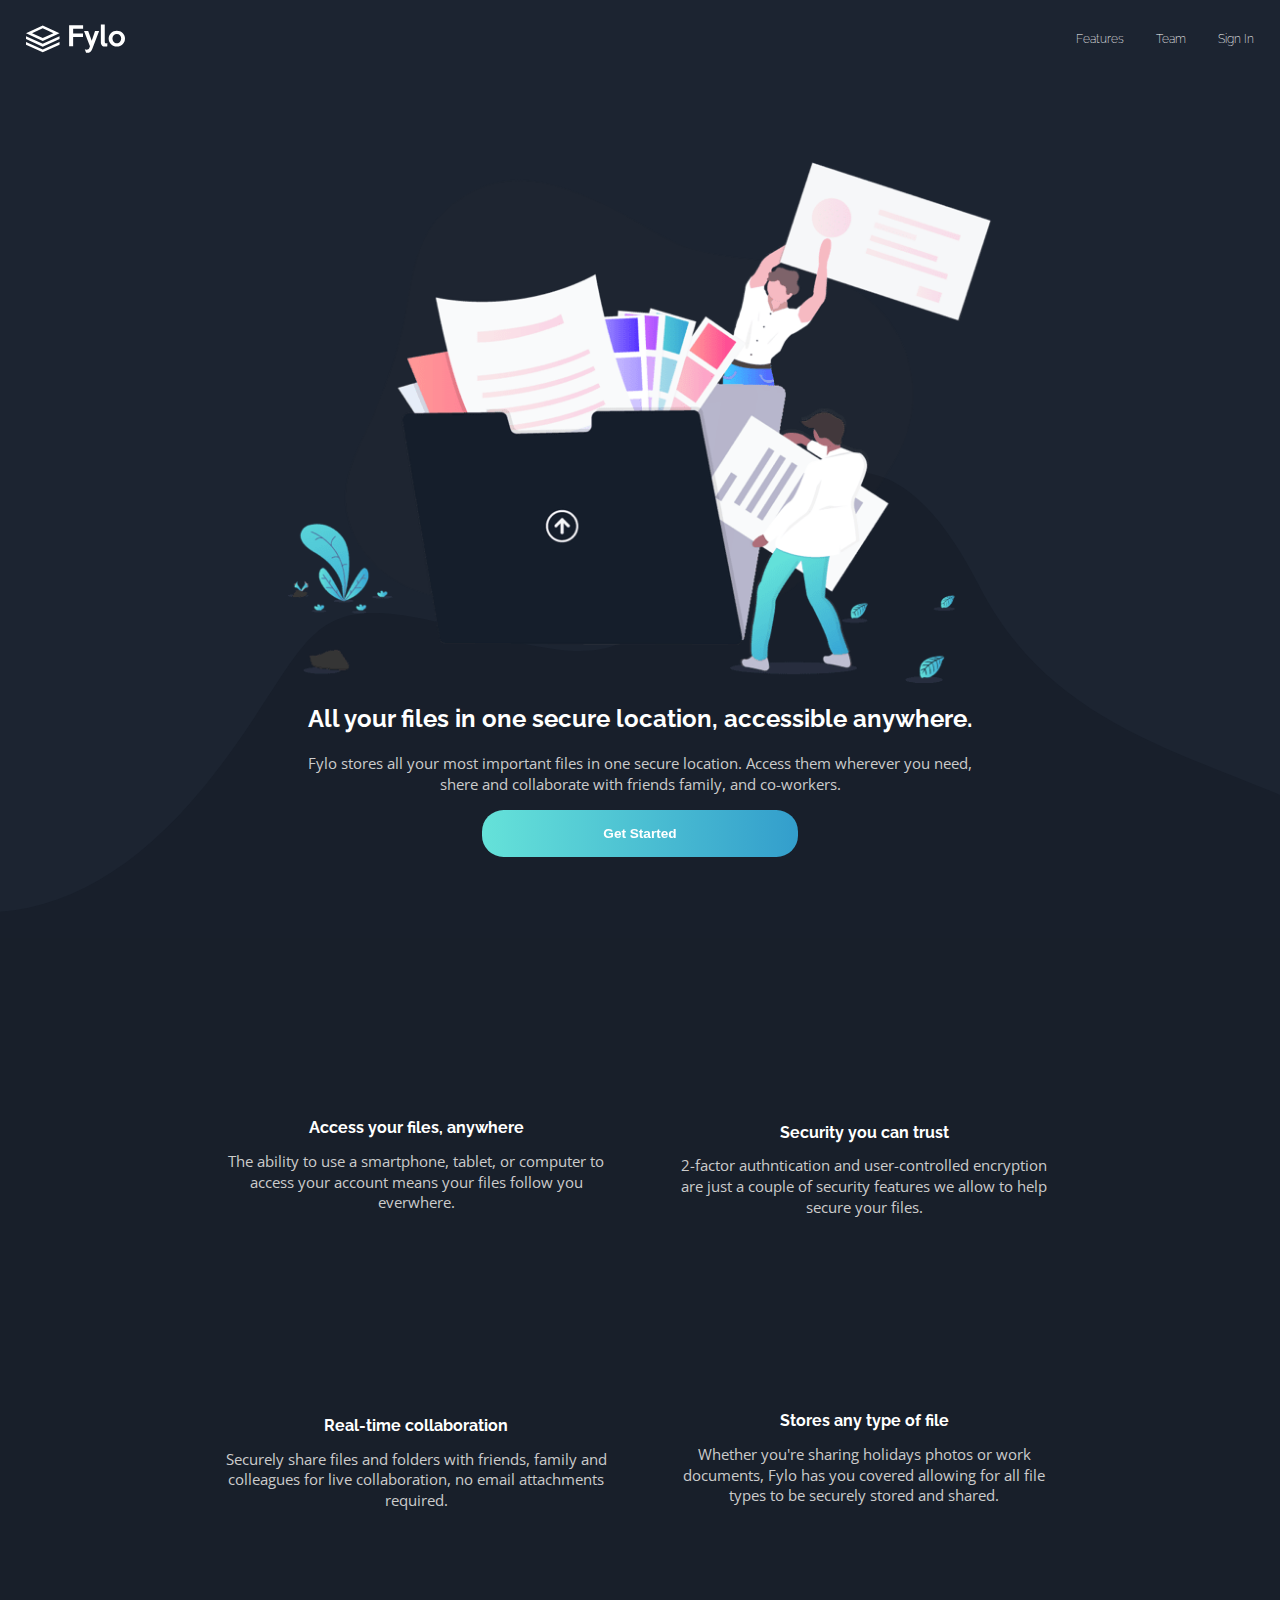
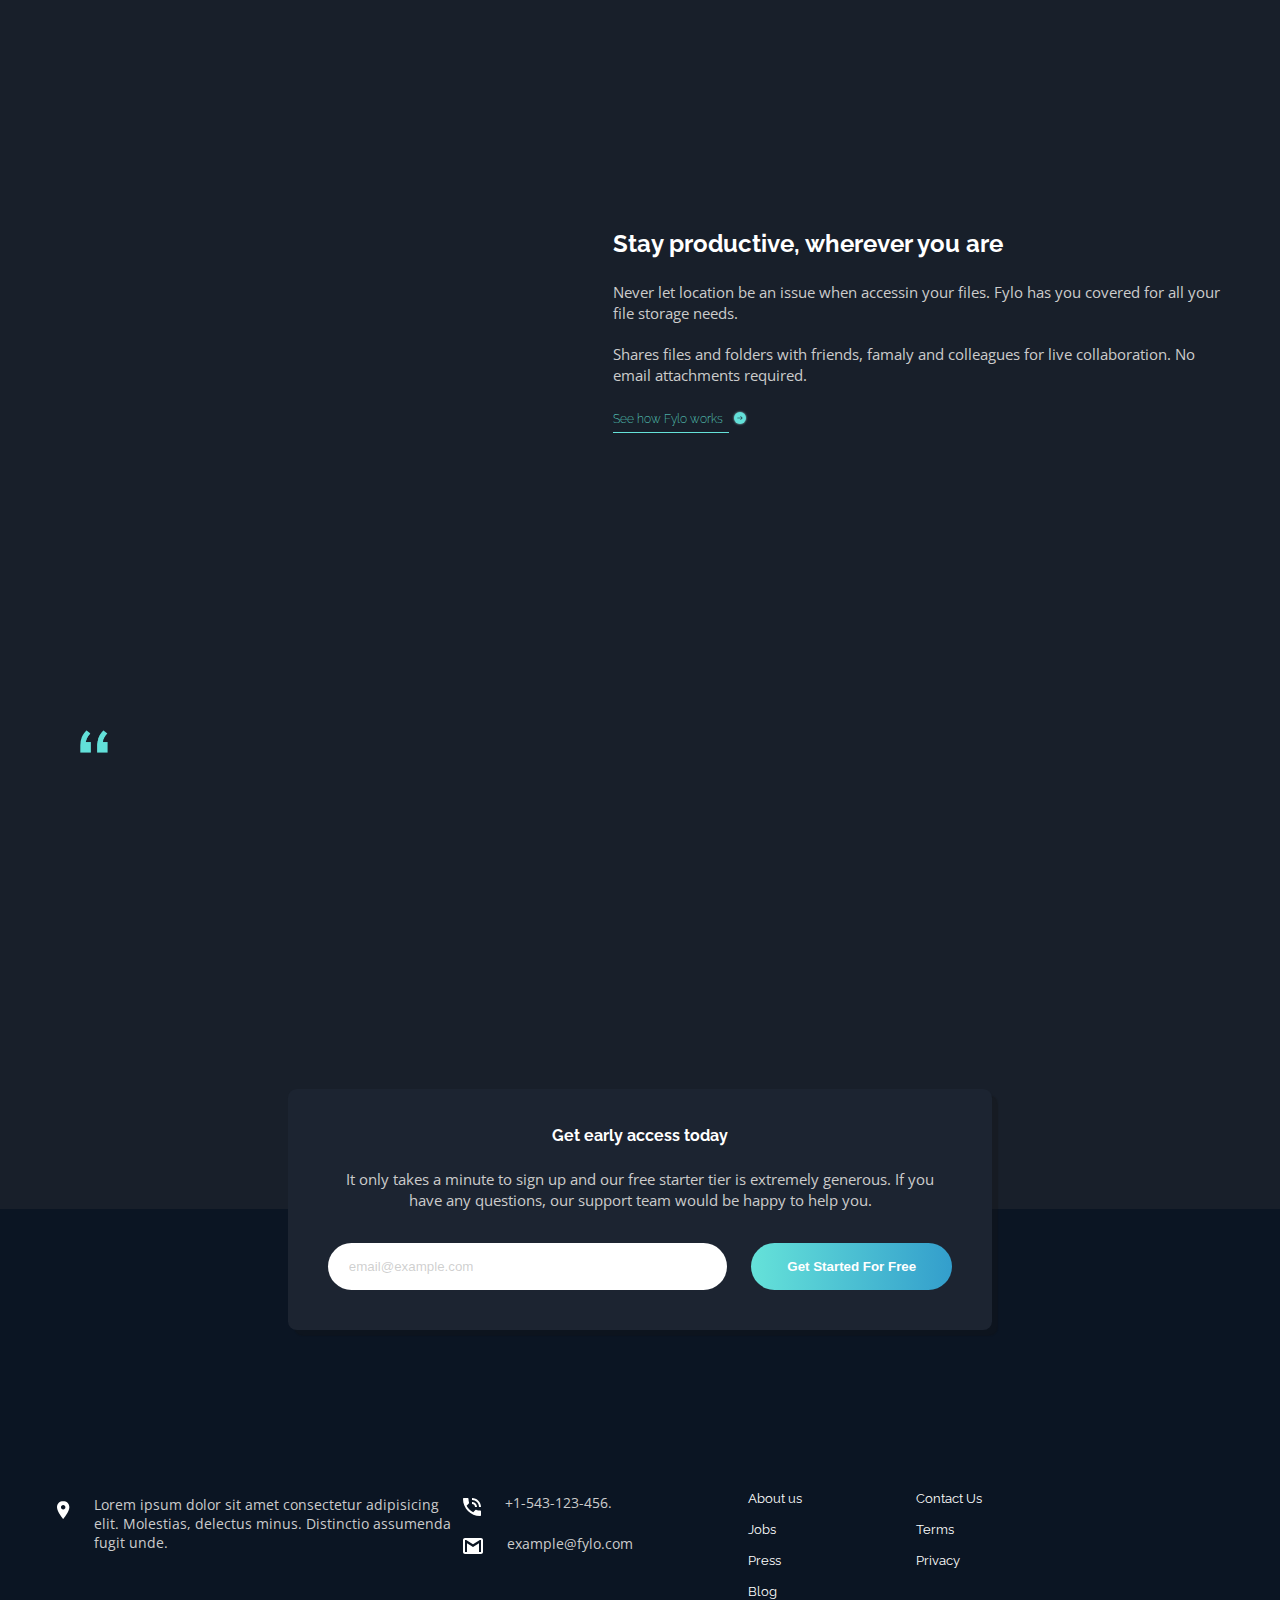
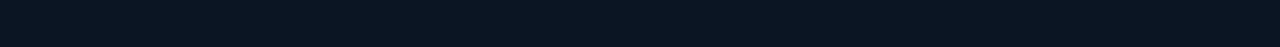
<file: index.html>
<!DOCTYPE html>
<html lang="en">
<head>
    <meta charset="UTF-8">
    <meta http-equiv="X-UA-Compatible" content="IE=edge">
    <meta name="viewport" content="width=device-width, initial-scale=1.0">
    <link href='https://unpkg.com/boxicons@2.1.4/css/boxicons.min.css' rel='stylesheet'>
    <!--<link rel="shortcut icon" href="images/logo.svg" type="image/x-icon">-->
    <title>Fylo</title>
    <link rel="stylesheet" href="style.css">
</head>
<body>
    <div class="main-hero">
        <header>
            <img class="hidden" src="images/logo.svg" alt="">
            <nav>
                <a href="#">Features</a>
                <a href="#">Team</a>
                <a href="#">Sign In</a>
            </nav>
        </header>
        
        <main>
            <div class="waves-container">
                <img src="images/bg-curvy-mobile.svg" class="waves-img" alt="">
            </div>
            <div class="what-is-fylo">
                    <div class="container">
                        <img src="images/illustration-intro.png" alt="">
                        <h1>All your files in one secure location, accessible anywhere.</h1>
                        <p>Fylo stores all your most important files in one secure location. Access them wherever you need, shere and collaborate with friends family, and co-workers.</p>
                        <button class="hidden">Get Started</button>
                    </div>
            </div>

            <div class="fylo-properties">
                <div class="card-properties">
                    <img class="img-1 hidden" src="images/icon-access-anywhere.svg" alt="">
                    <h2>Access your files, anywhere</h2>
                    <p>The ability to use a smartphone, tablet, or computer to access your account means your files follow you everwhere.</p>
                </div>

                <div class="card-properties">
                    <img class="img-2 hidden" src="images/icon-security.svg" alt="">
                    <h2>Security you can trust</h2>
                    <p>2-factor authntication and user-controlled encryption are just a couple of security features we allow to help secure your files.</p>
                </div>

                <div class="card-properties">
                    <img class="img-3 hidden" src="images/icon-collaboration.svg" alt="">
                    <h2>Real-time collaboration</h2>
                    <p>Securely share files and folders with friends, family and colleagues for live collaboration, no email attachments required.</p>
                </div>

                <div class="card-properties">
                    <img class="img-3 hidden" src="images/icon-any-file.svg" alt="">
                    <h2>Stores any type of file</h2>
                    <p>Whether you're sharing holidays photos or work documents, Fylo has you covered allowing for all file types to be securely stored and shared.</p>
                </div>
            </div>

            <div class="fylo-access">
                <img class="stay-productive-img hidden" src="images/illustration-stay-productive.png" alt="">
                <div class="access-data">
                    <h2>Stay productive, wherever you are</h2>
                    <p>Never let location be an issue when accessin your files. Fylo has you covered for all your file storage needs.<br><br>Shares files and folders with friends, famaly and colleagues for live collaboration. No email attachments required.</p>
                    <a href="#">See how Fylo works<img class="arrow-img" src="images/icon-arrow.svg" alt=""></a>
                </div>
            </div>

            <div class="fylo-comments">
                <img class="quotes-img" src="images/bg-quotes.png" alt="">
                <div class="cards-container hidden card">
                    <div class="card-comments first-card">
                        <p class="p-comments">Fylo has improved our team productivity by an order of magnitude. Since making the switch our team has become a well-oiled collaboration machine.</p>
                        <div class="person-who-commented">
                            <img src="images/profile-1.jpg" alt="">
                            <div class="name-and-charge">
                                <h3>Satish Patel</h3>
                                <p class="p-charge">Founder & CEO, Huddle</p>
                            </div>
                        </div>
                    </div>
    
                    <div class="card-comments hidden card">
                        <p class="p-comments">Fylo has improved our team productivity by an order of magnitude. Since making the switch our team has become a well-oiled collaboration machine.</p>
                        <div class="person-who-commented">
                            <img src="images/profile-2.jpg" alt="">
                            <div class="name-and-charge">
                                <h3>Bruce McKenzie</h3>
                                <p class="p-charge">Founder & CEO, Huddle</p>
                            </div>
                        </div>
                    </div>
    
                    <div class="card-comments hidden card">
                        <p class="p-comments">Fylo has improved our team productivity by an order of magnitude. Since making the switch our team has become a well-oiled collaboration machine.</p>
                        <div class="person-who-commented ">
                            <img src="images/profile-3.jpg" alt="">
                            <div class="name-and-charge">
                                <h3>Iva Boyd</h3>
                                <p class="p-charge">Founder & CEO, Huddle</p>
                            </div>
                        </div>
                    </div>
                </div>
            </div>

            <div class="signup-container">
                <form class="fylo-signup" id="form" action="#">
                    <h2>Get early access today</h2>
                    <p>It only takes a minute to sign up and our free starter tier is extremely generous. If you have any questions, our support team would be happy to help you.</p>
                    <div class="sigup-input-container">
                        <input id="email" type="text" placeholder="email@example.com" onkeyup="validate()">
                        <span id="text"></span>
                        <button id="get-started">Get Started For Free</button>
                    </div>
                </form>
            </div>
        </main>

        <footer>
            <img class="footer-img hidden" src="images/logo.svg" alt="">
            <div class="footer-container">
                <div class="fylo-data-contact">
                    <div class="fylo-location flex-data">
                        <img class="icon" src="images/icon-location.svg" alt="">
                        <p>Lorem ipsum dolor sit amet consectetur adipisicing elit. Molestias, delectus minus. Distinctio assumenda fugit unde.</p>
                    </div>
    
                    <div class="phone-email-container">
                        <div class="fylo-phone flex-data">
                            <img class="icon" src="images/icon-phone.svg" alt="">
                            <p>+1-543-123-456.</p>
                        </div>
        
                        <div class="fylo-email flex-data">
                            <img class="icon" src="images/icon-email.svg" alt="">
                            <p>example@fylo.com</p>
                        </div>
                    </div>
                </div>
    
                <div class="nav-us nav-footer">
                    <a href="#">About us</a>
                    <a href="#">Jobs</a>
                    <a href="#">Press</a>
                    <a href="#">Blog</a>
                </div>
    
                <div class="nav-contact nav-footer">
                    <a href="#">Contact Us</a>
                    <a href="#">Terms</a>
                    <a href="#">Privacy</a>
                </div>
    
                <div class="fylo-social">
                    <i class='bx bxl-facebook hidden social' ></i>
                    <i class='bx bxl-twitter hidden social'></i>
                    <i class='bx bxl-instagram hidden social' ></i>
                </div>
            </div>
        </footer>
    </div>

    <script>
        const observer = new IntersectionObserver((entries) =>{
            entries.forEach((entry) =>{
                if (entry.isIntersecting){
                    entry.target.classList.add('show');
                }
            })
        })

        const hiddenElements = document.querySelectorAll('.hidden');
        hiddenElements.forEach((el) => observer.observe(el));

        let email = document.getElementById('email');
        let getStarted = document.getElementById('get-started');

        getStarted.addEventListener('click', (evt)=>{
            evt.stopPropagation();
            email.value = "";
        })

        function validate(){
            let form = document.getElementById('form');
            let email = document.getElementById('email').value;
            let text = document.getElementById('text');
            let pattern = /^[^ ]+@[^ ]+\.[a-z]{2,3}$/;

            if(email.match(pattern)){
                form.classList.add('valid');
                form.classList.remove('invalid');
                text.innerHTML = "Your email address is valid";
                text.style.color = "#4caf50";
            }
            else{
                form.classList.remove('valid');
                form.classList.add('invalid');
                text.innerHTML = "Please enter a valid email address";
                text.style.color = "#f44336";
            }

            if(email == ""){
                form.classList.remove('valid');
                form.classList.remove('invalid');
                text.innerHTML = "";
            }
        }
    </script>
</body>
</html>
</file>
<file: style.css>
@import url('https://fonts.googleapis.com/css2?family=Open+Sans:wght@300;400;700&family=Raleway:wght@200;300;400;700&display=swap');

:root{
    /*PRIMARY*/

    --clr-singup-bg: hsl(217, 28%, 15%);
    --clr-main-bg: hsl(218, 28%, 13%);
    --clr-footer-bg: hsl(216, 53%, 9%);
    --clr-testimonials-bg: hsl(219, 30%, 18%);

    /*ACCENT*/
    --clr-cyan-gradient: hsl(176, 68%, 64%);
    --clr-blue-gradient: hsl(198, 60%, 50%);

    /*NEUTRAL*/
    --clr-white: hsl(0, 0%, 100%);

    /*FONT WEIGHTS*/
    --thin-weight: 200;
    --mid-weight: 400;
    --bold-weight: 700;

    /*FONTS*/
    --font-famaly-r: 'Raleway', sans-serif;
    --font-famaly-s: 'Open Sans', sans-serif;

    /*PADDINGS*/
    --padding-body: 1.5em 1.65em 2em 1.665em;
    --p-1: 1rem;
    --p-125: 1.25rem;
    --p-15: 1.5rem;
    --p-2: 2rem;
    --p-3: 3rem;
    --p-4: 4rem;
    --p-5: 5rem;

    /*FONT SIZES*/
    --font-h1: 1.5rem;
    --font-h2: 1rem;
    --font-h2-2: 1.5rem;
    --font-h3: .7rem;
    --font-p: .95rem;
    --font-p2: .7rem;
    --font-p3: .55rem;
    --font-p4: .85rem;
    --font-a: .75rem;
    --font-a2: .8rem;

    /*LINE HEIGHTS*/
    --line-height-1: 2.5rem;
    --line-height-p: 1.3rem;
    --line-height-p2: 1.5rem;

    /*MARGIN*/
    --m-8-5: .85rem;
    --m-1: 1rem;
    --m-125: 1.25rem;
    --m-15: 1.5rem;
    --m-2: 2rem;
    --m-25: 2.5rem;
    --m-3: 3rem;
    --m-5: 5rem;
    --m-6: 6rem;
    --m-8: 8rem;

    /*GAP*/
    --g-55: .55rem;
    --g-1: 1rem;
    --g-125: 1.125rem;
    --g-15: 1.5rem;
    --g-2: 2rem;
}

*, ::after, ::before{
    padding: 0;
    margin: 0;
    box-sizing: border-box;
}

html{
    scroll-behavior: smooth;
}

/* TITLE - General Set Up*/
/*ref: --padding-body: 2.5em 2.5em 2em 2.5em;*/
body{
    background-color: var(--clr-singup-bg);
    color: var(--clr-white);
    font-family: var(--font-famaly-r);
}

h1{
    font-size: var(--font-h1);
    line-height: var(--line-height-1);
    text-align: center;
}

h2{
    font-size: var(--font-h2);
}

a{
    text-decoration: none;
    color: var(--clr-white);
    font-size: var(--font-a);
    font-weight: var(--thin-weight);
}

p{
    font-size: var(--font-p);
    line-height: var(--line-height-p);
    font-weight: var(--mid-weight);
    text-align: center;
    font-family: var(--font-famaly-s);
    color: #ccc;
}

.hidden{
    opacity: 0;
    filter: blur(5px);
    transform: translateX(-100%);
    transition: all 1s ease;
}

.show{
    opacity: 1;
    filter: blur(0);
    transform: translateX(0);
}


/* TITLE - Header */

header{
    padding: 1.5rem 1.65rem;
    display: flex;
    justify-content: space-between;
}

header nav{
    display: flex;
    align-items: center;
    gap: 2rem;
}

header nav a:hover,
header nav a:active{
    font-weight: var(--bold-weight);
}

header img{
    width: clamp(18%, 13%, 12%);
}


/* TITLE - Main - What Is Fylo */
main{
    position: relative;
}

main::after{
    content: "";
    position: absolute;
    width: 100%;
    height: 90%;
    top: 20%;
    background-color: var(--clr-main-bg);
    z-index: -10;
}

main .waves-container{
    width: 100%;
    position: absolute;
    top: 5.5%;
    z-index: -1;
}

main .waves-container::before{
    content: "";
    position: absolute;
    top: 96%;
    left: 0;
    width: 100%;
    height: 500px;
    background-color: var(--clr-main-bg);
}

main .waves-img{
    width: 100%;
}

.what-is-fylo{
    margin-top: var(--m-3);
    gap: var(--g-125);
    position: relative;
}

.what-is-fylo .container{
    text-align: center;
    display: flex;
    flex-direction: column;
    align-items: center;
    justify-content: center;
    padding: 1.5rem 2rem;
}


.what-is-fylo .container img{
    max-width: 100%;
    text-align: center;
    margin-bottom: var(--m-1);
}


.what-is-fylo .container h1{
    margin-bottom: var(--m-8-5);
}


.what-is-fylo .container button{
    color: var(--clr-white);
    font-weight: var(--bold-weight);
    background: linear-gradient(90deg, 	#65e2d9, #339ecc);
    font-size: .85em;
    padding: 1rem 5rem;
    border-radius: 1.35rem;
    border: none;
    margin-top: var(--m-1);
    white-space: nowrap;
}

.what-is-fylo .container button:hover{
    background: var(--clr-cyan-gradient);
}

/* TITLE - Fylo Properties */

.fylo-properties{
    margin-top: var(--m-6);
}

.fylo-properties .card-properties{
    text-align: center;
    margin-bottom: var(--m-2);
    padding: var(--p-2);
}

.fylo-properties .card-properties img{
    max-width: 18%;
    margin-bottom: var(--m-2);
}

.fylo-properties .card-properties .img-1{
    max-width: 19%;
}

.fylo-properties .card-properties .img-2{
    max-width: 16%;
}

.fylo-properties .card-properties .img-3{
    max-width: 21%;
}

.fylo-properties .card-properties h2{
    margin-bottom: var(--m-8-5);
}

/* TITLE - Fylo Access */

.fylo-access{
    text-align: center;
    margin-top: var(--m-6);
    padding: var(--p-2);
}

.fylo-access .stay-productive-img{
    text-align: center;
    width: 100%;
    margin-bottom: var(--m-3);
}

.fylo-access p,
.fylo-access h2{
    margin-bottom: var(--m-15);
}

.fylo-access p,
.fylo-access h2,
.fylo-access a{
    text-align: start;
}

.fylo-access a{
    display: flex;
    align-items: center;
    gap: var(--g-55);
    color: var(--clr-cyan-gradient);
    position: relative;
}

.fylo-access a::before{
    content: "";
    position: absolute;
    height: 1px;
    min-width: 7.275rem;
    background-color: var(--clr-cyan-gradient);
    left: 0;
    top: 1.35rem;
}

.fylo-access .arrow-img{
    margin-bottom: .125rem;
}

/*TITLE - Fylo Comments */

.fylo-comments{
    padding: var(--p-3);
    margin-top: var(--m-6);
}

.fylo-comments .quotes-img{
    max-width: 7%;
}

.fylo-comments .card-comments{
    max-width: 100%;
    background-color: var(--clr-testimonials-bg);
    margin-bottom: var(--m-15);
    border-radius: .25rem;
    padding: 1.35rem 1.5rem;
    box-shadow: 0 0 5px hsl(217, 28%, 17%);
}

.fylo-comments .card-comments p{
    font-size: var(--font-p2);
    text-align: left;
}

.fylo-comments .person-who-commented{
    display: flex;
    align-items: center;
    gap: .65rem;
    margin-top: var(--m-1);
}

.fylo-comments .person-who-commented img{
    max-width: 10%;
    border-radius: 50%;
}

.fylo-comments .name-and-charge .p-charge{
    margin: 0;
}

.fylo-comments .name-and-charge h3{
    font-size: var(--font-h3);
    letter-spacing: .1rem;
}

.fylo-comments .name-and-cherge p{
    font-size: var(--font-p3);
    font-weight: 300;
}

/*TITLE - Fylo SignUp*/

.signup-container{
    position: relative;
}

.signup-container::before{
    content: "";
    position: absolute;
    width: 100%;
    height: 100%;
    background-color: var(--clr-footer-bg);
    top: 50%;
    z-index: -5;
}

.fylo-signup{
    margin: var(--m-6) var(--m-125) 0 var(--m-125);
    background-color: var(--clr-singup-bg);
    border-radius: .55rem;
    padding: 2.3rem 2.5rem 2.5rem 2.5rem;
    box-shadow: 6px 6px 1px #12121245;
    text-align: center;
}

.fylo-signup span{
    margin-top: .45rem;
    font-size: .7rem;
    font-weight: var(--bold-weight);
    
}

.fylo-signup h2, p, span{
    margin-bottom: var(--m-15);
}

.fylo-signup input, button{
    width: 93%;
    border-radius: 2rem;
    padding: 1rem 1.3rem;
    border: none;
}

.fylo-signup button{
    background: linear-gradient(90deg, #65e2d9, #339ecc); 
    font-weight: var(--bold-weight);
    color: var(--clr-white);
}

.fylo-signup button:hover{
    background: var(--clr-cyan-gradient);
}

.fylo-signup input:focus, input::placeholder{
    color: #99999978;
    border: none;
    outline: none;
    font: .85rem;
}

.fylo-signup input:focus{
    color: #000;
}

.fylo-signup #text{
    display: block;
}


/*TITLE - Footer*/ 

footer{
    background-color: var(--clr-footer-bg);
    margin-top: var(--m-5);
}

footer .footer-img{
    margin-left: var(--m-25);
}

.fylo-data-contact{
    padding: 0 var(--p-15);
    margin-top: var(--m-25);
}

.fylo-data-contact .flex-data{
    display: flex;
    align-items: center;
    gap: var(--g-15);
    margin-top: var(--m-1);
}

.fylo-data-contact .flex-data p{
    text-align: start;
    font-size: var(--font-p4);
    line-height: var(--line-height-p2);
}

.fylo-data-contact .flex-data .icon{
    align-self: baseline;
    margin-top: .4rem;
}

.nav-footer{
    margin-top: var(--m-3);
    padding: 0 var(--p-15);
    display: flex;
    flex-direction: column;
    gap: var(--g-1);
}

.nav-footer a{
    font-weight: 400;
    font-size: var(--font-a2);
    transition: all ease .5s;
}

.nav-footer a:hover{
    font-weight: var(--bold-weight);
}

.fylo-social{
    display: flex;
    justify-content: center;
    gap: var(--g-15);
    margin: var(--m-5) 0 0 0;
    padding-bottom: 2.5rem;
}

.fylo-social i{
    padding: .25rem;
    border: 1px solid var(--clr-white);
    border-radius: 50%;
    transition: all ease .5s;
}

.fylo-social i:hover{
    border: 1px solid var(--clr-cyan-gradient);
    color:  var(--clr-cyan-gradient);
}

.social:nth-child(2){
    transition-delay: 200ms;
}

.social:nth-child(3){
    transition-delay: 400ms;
}

/*TITLE - Media*/

@media (min-width: 850px){
    .card:nth-child(2) {
        transition-delay: 400ms;
    }

    .card:nth-child(3) {
        transition-delay: 1000ms;
    }    

    /*TITLE - Main*/
    main::after{
        height: 75%;
        top: 28%;
    }

    main .waves-container{
        top: 12%;
    }

    /*TITLE - Heades*/
    header img{
        max-width: 8%;
    }


    /*TITLE - What Is Fylo*/
    .what-is-fylo{
        margin: 3.75rem auto;
        max-width: 60%;
    }

    .what-is-fylo .container button{
        width: 45%;
    }

    /*TITLE - Properties*/
    .fylo-properties{
        display: flex;
        flex-direction: row;
        justify-content: center;
        align-items: center;
        flex-wrap: wrap;
    }

    .fylo-properties .card-properties{
        max-width: 35%;
    }

    /*TITLE - Fylo Access*/
    .fylo-access{
        display: flex;
        align-items: center;
        justify-content: center;
        gap: var(--g-2);
        padding: var(--p-2) var(--p-3);
    }

    .fylo-access .stay-productive-img{
        width: 45%;
    }

    .fylo-access h2{
        font-size: var(--font-h2-2);
    }

    /*TITLE - Fylo-comments*/
    .fylo-comments{
        padding: var(--p-3) var(--p-5);
    }

    .fylo-comments .quotes-img{
        max-width: 2.5%;
    }

    .fylo-comments .cards-container{
        display: flex;
        justify-content: center;
        flex-direction: row;
        gap: var(--g-15);
    }

    .fylo-comments .card-comments{
        margin: 0 0 var(--m-2) 0;
    }

    /*TITLE - Fylo Signup*/
    .fylo-signup{
        margin: var(--m-6) auto 0 auto;
        max-width: 55%;
    }

    .fylo-signup p{
        margin-bottom: var(--m-2);
    }

    .fylo-signup .sigup-input-container{
        display: flex;
        justify-content: center;
        align-items: center;
        gap: var(--g-15);
        position: relative;
    }

    .fylo-signup span{
        position: absolute;
        top: 100%;
        left: 4%;
    }

    .fylo-signup .sigup-input-container input{
        margin: 0;
        min-width: 40%;
    }

    .fylo-signup .sigup-input-container button{
        width: 45%;
        white-space: nowrap;
    }

    /*TITLE - Fylo footer*/
    footer img, p, a{
        margin: 0;
    }

    footer .footer-img{
        max-width: 10%;
    }

    footer .footer-container{
        margin-top: var(--m-25);
        display: flex;
        justify-content: space-around;
        align-items: flex-start;
        padding-bottom: var(--p-3);
    }

    footer .fylo-data-contact{
        max-width: 45%;
        padding: 0;
        margin-top: 0;
        display: flex;
        justify-content: space-evenly;
        align-items: center;
    }

    .fylo-data-contact .phone-email-container .fylo-phone{
        margin-bottom: var(--m-1);
    }

    footer .fylo-data-contact .flex-data{
        margin-top: 0;
        align-items: flex-start;
    }

    .fylo-data-contact .fylo-location{
    
    }

    .fylo-data-contact .fylo-location p{
        line-height: normal;
    }

    footer .nav-footer{
        padding: 0;
        margin-top: 0;
    }

    footer .fylo-social{
        padding: 0;
        margin-top: 0;
    }
}

@media (prefers-reduced-motion){
    .hidden{
        transition: none;
    }
}
</file>
